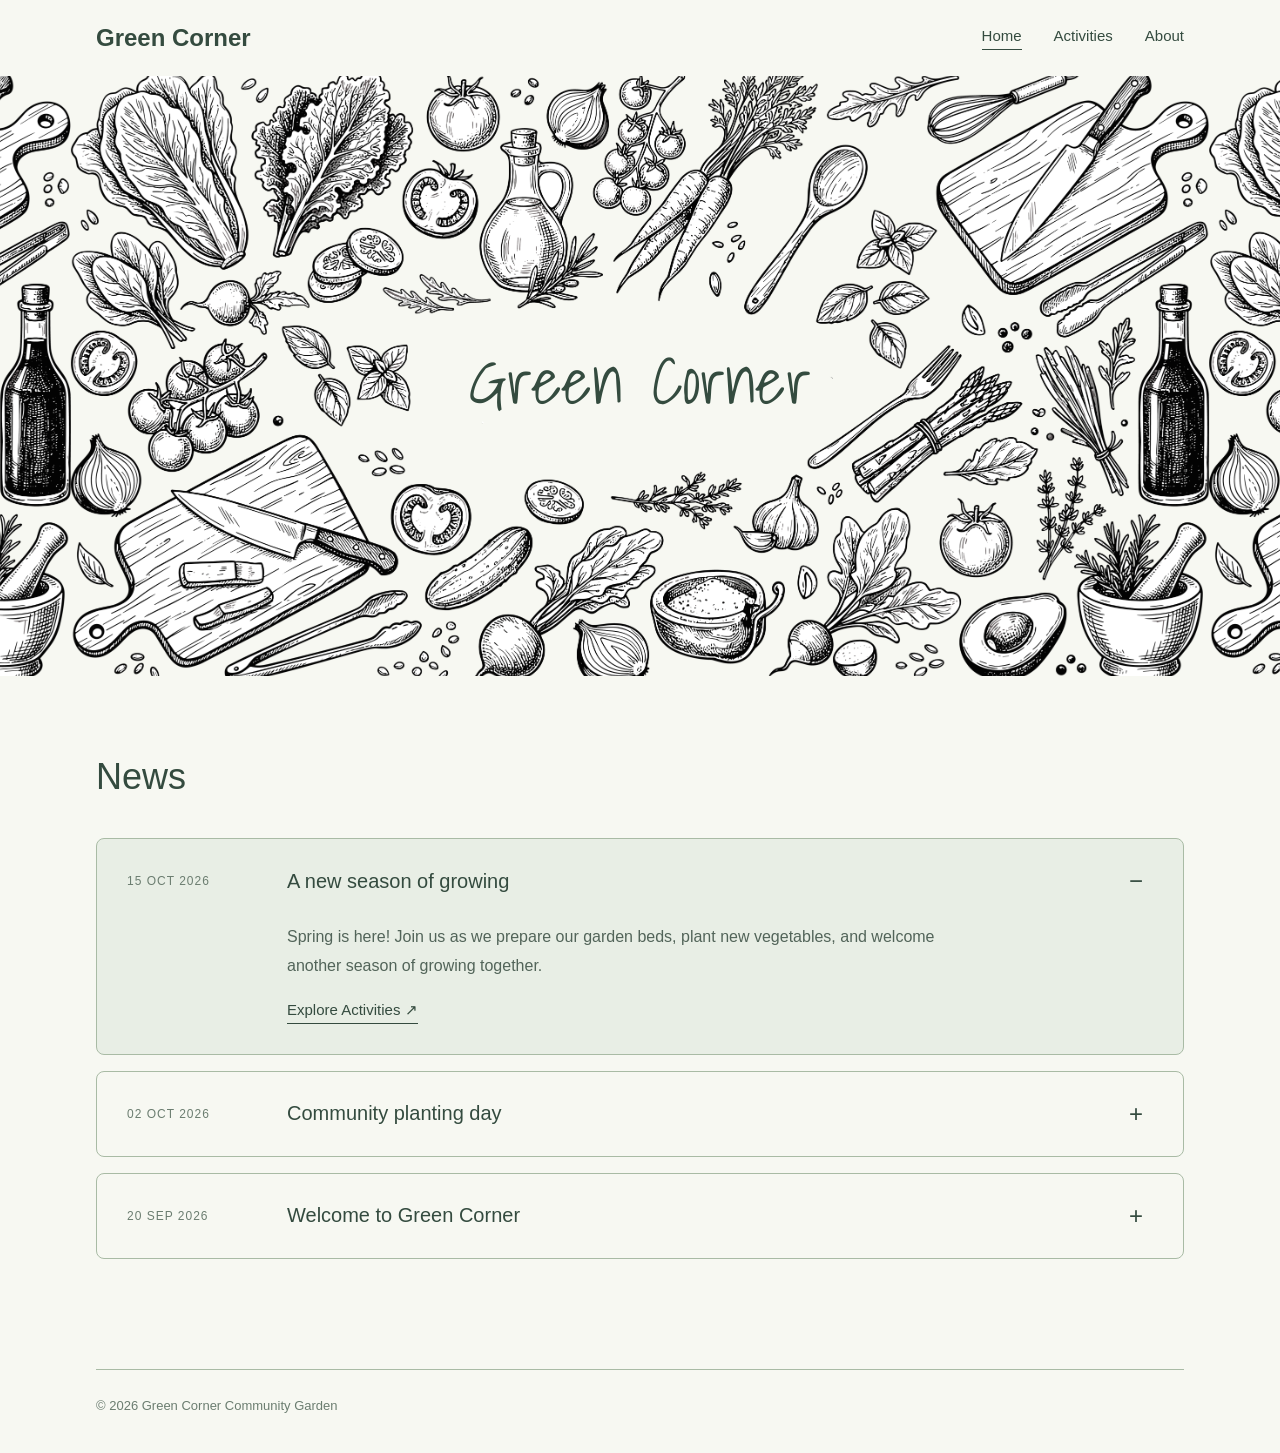
<file: index.html>
<!DOCTYPE html>
<html lang="en">

<head>
  <meta charset="UTF-8">
  <meta name="viewport" content="width=device-width, initial-scale=1.0">
  <title>Green Corner | Community Garden</title>
  
<link rel="preconnect" href="https://fonts.googleapis.com">
<link rel="preconnect" href="https://fonts.gstatic.com" crossorigin>
<link href="https://fonts.googleapis.com/css2?family=Shadows+Into+Light&display=swap" rel="stylesheet">

  <link rel="stylesheet" href="css/style.css">
</head>

<body>

  <header>
    <h1>Green Corner</h1>

    
<nav aria-label="Main navigation">
  <a href="index.html" aria-current="page">Home</a>
  <a href="activities.html">Activities</a>
  <a href="about.html">About</a>
</nav>

  </header>


  <main>


<section class="home-hero">

  <div class="home-hero-illustration" aria-hidden="true"></div>

  <h2 class="home-hero-title">
    <span>Green</span>
    <span>Corner</span>
  </h2>

</section>




<section class="news-section">

  <h2>News</h2>

  <div class="news-list">

    <details class="news-card" open>
      <summary>
        <span class="news-date">15 OCT 2026</span>
        <span class="news-title">A new season of growing</span>
        <span class="news-icon" aria-hidden="true"></span>
      </summary>

      <div class="news-content">
        <p>
          Spring is here! Join us as we prepare our garden
          beds, plant new vegetables, and welcome another
          season of growing together.
        </p>
        <a href="activities.html" class="news-link">
          Explore Activities ↗
        </a>
      </div>
    </details>

    <details class="news-card">
      <summary>
        <span class="news-date">02 OCT 2026</span>
        <span class="news-title">Community planting day</span>
        <span class="news-icon" aria-hidden="true"></span>
      </summary>

      <div class="news-content">
        <p>
          Come along to our community planting day.
          Everyone is welcome, whether you are an
          experienced gardener or just getting started.
        </p>     
        <a href="activities.html" class="news-link">
          Join Our Activities ↗
        </a>
      </div>
    </details>

    <details class="news-card">
      <summary>
        <span class="news-date">20 SEP 2026</span>
        <span class="news-title">Welcome to Green Corner</span>
        <span class="news-icon" aria-hidden="true"></span>
      </summary>

      <div class="news-content">
        <p>
          Green Corner is a place to grow, learn,
          and connect with our local community.
          We look forward to seeing you in the garden.
        </p>
        <a href="about.html" class="news-link">
          Learn About Us ↗
        </a>

      </div>
    </details>

  </div>

</section>
    
  </main>

  <footer>
    <p>&copy; 2026 Green Corner Community Garden</p>
  </footer>

  <script src="js/script.js"></script>

</body>
</html>
</file>
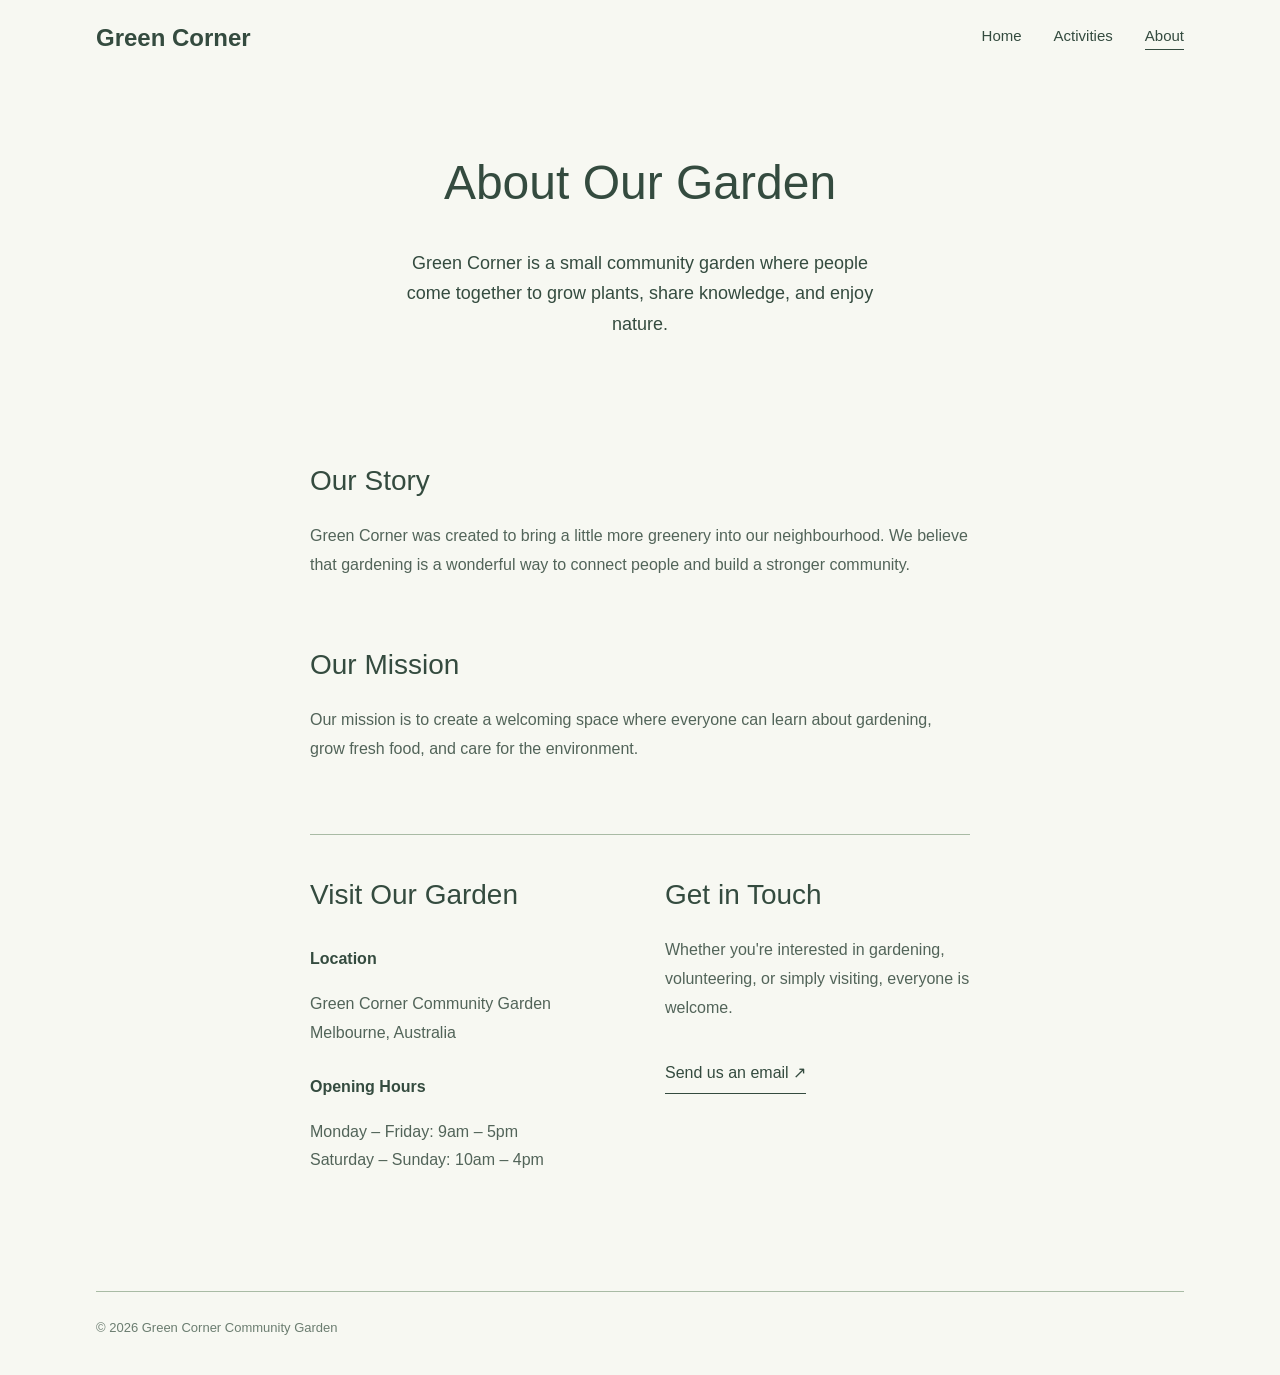
<file: about.html>
<!DOCTYPE html>
<html lang="en">

<head>
  <meta charset="UTF-8">
  <meta name="viewport" content="width=device-width, initial-scale=1.0">
  <title>About | Green Corner</title>
  <link rel="stylesheet" href="css/style.css">
</head>

<body>

  <header>
    <h1>Green Corner</h1>

    
<nav aria-label="Main navigation">
  <a href="index.html">Home</a>
  <a href="activities.html">Activities</a>
  <a href="about.html" aria-current="page">About</a>
</nav>

  </header>

  <main>

    <section class="hero page-hero">
      <h2>About Our Garden</h2>

      <p>
        Green Corner is a small community garden
        where people come together to grow plants,
        share knowledge, and enjoy nature.
      </p>
    </section>

   
<section class="about-content">

  <div class="about-section">
    <h2>Our Story</h2>
    <p>
      Green Corner was created to bring a little
      more greenery into our neighbourhood.
      We believe that gardening is a wonderful
      way to connect people and build a stronger
      community.
    </p>
  </div>

  <div class="about-section">
    <h2>Our Mission</h2>
    <p>
      Our mission is to create a welcoming space
      where everyone can learn about gardening,
      grow fresh food, and care for the environment.
    </p>
  </div>

  <div class="about-info">

    <div class="about-info-item">
      <h2>Visit Our Garden</h2>

      <h3>Location</h3>
      <p>
        Green Corner Community Garden<br>
        Melbourne, Australia
      </p>

      <h3>Opening Hours</h3>
      <p>
        Monday – Friday: 9am – 5pm<br>
        Saturday – Sunday: 10am – 4pm
      </p>
    </div>

    <div class="about-info-item">
      <h2>Get in Touch</h2>

      <p>
        Whether you're interested in gardening,
        volunteering, or simply visiting,
        everyone is welcome.
      </p>

      <a class="contact-link"
         href="mailto:hello@example.com">
        Send us an email ↗
      </a>
    </div>

  </div>

</section>


  </main>

  <footer>
    <p>&copy; 2026 Green Corner Community Garden</p>
  </footer>

  <script src="js/script.js"></script>

</body>
</html>
</file>
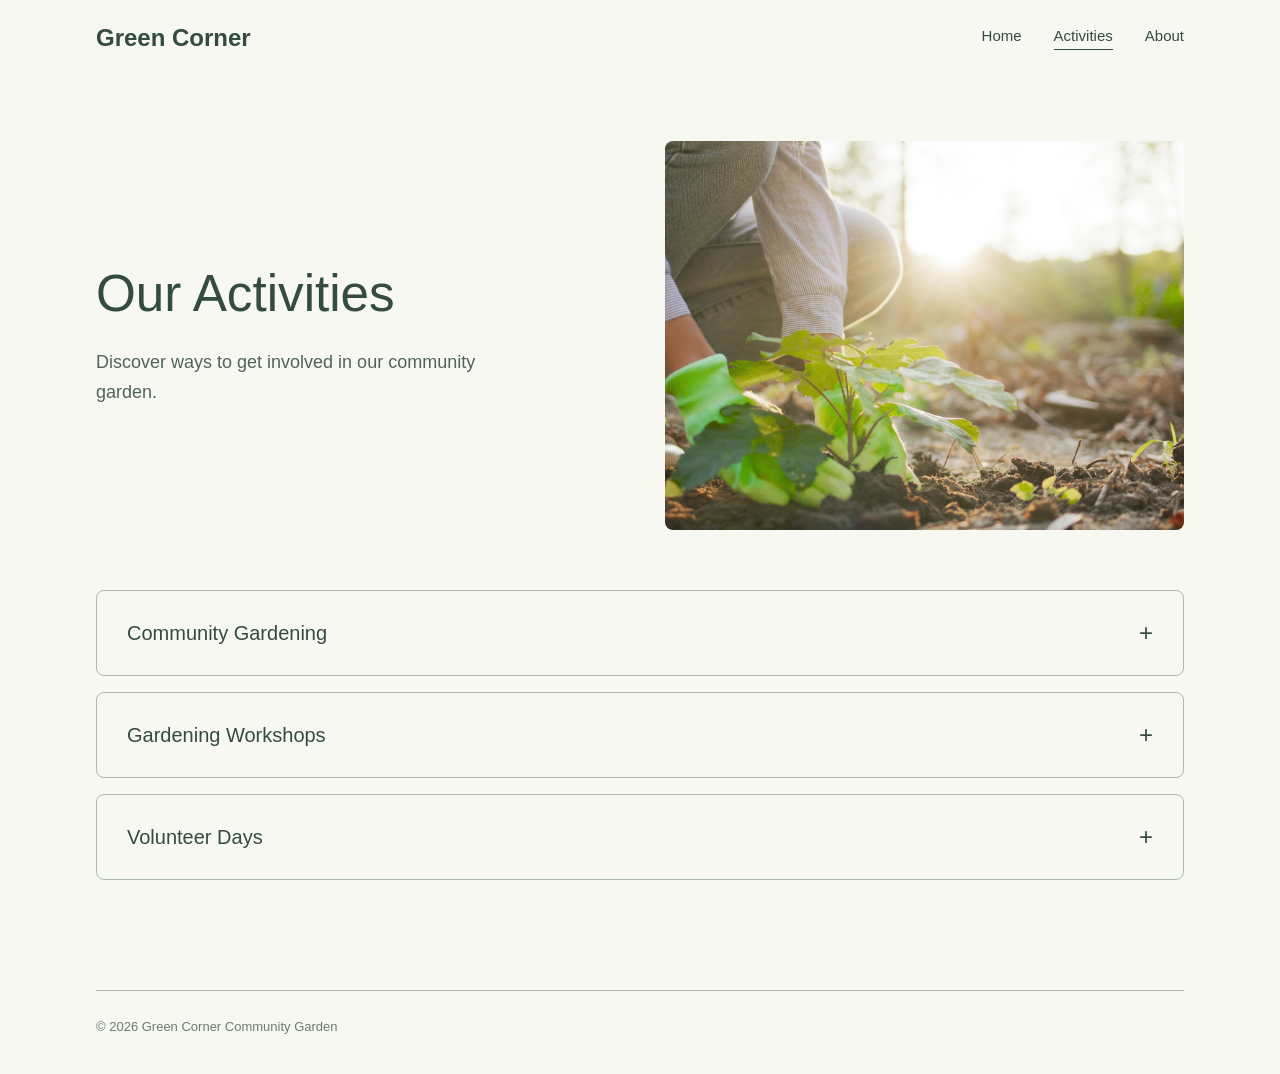
<file: activities.html>
<!DOCTYPE html>
<html lang="en">

<head>
  <meta charset="UTF-8">
  <meta name="viewport" content="width=device-width, initial-scale=1.0">
  <title>Activities | Green Corner</title>
  <link rel="stylesheet" href="css/style.css">
</head>

<body>

  <header>
    <h1>Green Corner</h1>

   
<nav aria-label="Main navigation">
  <a href="index.html">Home</a>
  <a href="activities.html" aria-current="page">Activities</a>
  <a href="about.html">About</a>
</nav>

  </header>

  
<main>

  <!-- Activities Hero -->

  <section class="activities-hero">

    <div class="activities-hero-text">
      <h2>Our Activities</h2>
      <p>
        Discover ways to get involved
        in our community garden.
      </p>
    </div>

    <div class="activities-hero-image">
      <img
        src="photos/activities-hero.jpg"
        alt="Vegetables growing in a community garden"
      >
    </div>

  </section>


  <!-- Activities List -->

  <div class="activities-content">

    <div class="activities-list">

      <details class="activity-item">
        <summary>
          <span class="activity-title">
            Community Gardening
          </span>
          <span class="activity-icon" aria-hidden="true"></span>
        </summary>

        <div class="activity-description">
          <p>
            Join us to grow fresh vegetables, herbs,
            and flowers in our shared garden beds.
            Whether you're a beginner or an
            experienced gardener, there's always
            something new to learn and enjoy.
            Spend time outdoors, share gardening
            tips, and watch our garden grow together.
          </p>
        </div>
      </details>

      <details class="activity-item">
        <summary>
          <span class="activity-title">
            Gardening Workshops
          </span>
          <span class="activity-icon" aria-hidden="true"></span>
        </summary>

        <div class="activity-description">
          <p>
            Discover practical gardening skills
            through friendly, hands-on workshops.
            Learn how to sow seeds, care for
            seedlings, make compost, and grow
            food in small spaces.
            Our workshops are a chance to ask
            questions and share ideas with
            other garden enthusiasts.
          </p>
        </div>
      </details>

      <details class="activity-item">
        <summary>
          <span class="activity-title">
            Volunteer Days
          </span>
          <span class="activity-icon" aria-hidden="true"></span>
        </summary>

        <div class="activity-description">
          <p>
            Help keep Green Corner growing!
            Join our community volunteers to
            water plants, maintain garden beds,
            and prepare for the changing seasons.
            It's a relaxed way to meet neighbours,
            enjoy the outdoors, and make a
            positive difference in our community.
          </p>
        </div>
      </details>

    </div>

  </div>

</main>


  <footer>
    <p>&copy; 2026 Green Corner Community Garden</p>
  </footer>

  <script src="js/script.js"></script>

</body>
</html>
</file>
<file: css/style.css>
/* General styles */

* {
  box-sizing: border-box;
}

body {
  margin: 0;
  font-family: Arial, sans-serif;
  background-color: #F7F8F2;
  color: #344B3F;
}


/* Header */

header {
  display: flex;
  justify-content: space-between;
  align-items: center;

  padding: 24px 7.5%;
}

header h1 {
  margin: 0;
  font-size: 24px;
  font-weight: 600;
}

/* Navigation */

nav {
  display: flex;
  gap: 32px;
}

nav a {
  color: #344B3F;
  font-size: 15px;
  text-decoration: none;
  padding-bottom: 5px;
  border-bottom: 1px solid transparent;
}

nav a:hover {
  color: #7A9B76;
}

nav a[aria-current="page"] {
  border-bottom-color: #344B3F;
}


/* Hero section */

.hero {
  min-height: 65vh;
  display: flex;
  flex-direction: column;
  justify-content: center;
  align-items: center;
  text-align: center;
  padding: 60px 20px;
}

.hero h2 {
  font-size: 48px;
  font-weight: 400;
  max-width: 650px;
  margin-bottom: 20px;
}

.hero p {
  font-size: 18px;
  line-height: 1.7;
  max-width: 500px;
}


/* Footer */

footer {
  width: 85%;
  max-width: 1100px;
  margin: 0 auto;
  padding: 28px 0 40px;

  border-top: 1px solid #A9BBA5;
  color: #6B7D70;
  font-size: 13px;
}

footer p {
  margin: 0;
}


/* Mobile layout */

@media (max-width: 600px) {
  

 
header {
  flex-direction: column;
  gap: 20px;
  padding: 24px 7.5%;
}

nav {
  flex-wrap: wrap;
  justify-content: center;
  gap: 24px;
}


  .hero h2 {
    font-size: 34px;
  }

  .hero p {
    font-size: 16px;
  }

}


/* About page */

.about-content {
  max-width: 700px;
  margin: 0 auto;
  padding: 40px 20px 100px;
  line-height: 1.8;
}

.about-content h2 {
  font-size: 28px;
  font-weight: 500;
  margin-top: 40px;
  margin-bottom: 16px;
}

.about-content p {
  font-size: 16px;
  color: #526459;
}


/* About sections */

.about-section {
  margin-bottom: 60px;
}

.about-info {
  display: grid;
  grid-template-columns: 1fr 1fr;
  gap: 50px;

  margin-top: 70px;
  padding-top: 35px;
  border-top: 1px solid #A9BBA5;
}

.about-info-item h2 {
  margin-top: 0;
}

.about-info-item h3 {
  font-size: 16px;
  font-weight: 600;
  margin-top: 25px;
  margin-bottom: 10px;
}

.contact-link {
  display: inline-block;
  margin-top: 20px;
  padding-bottom: 5px;

  color: #344B3F;
  text-decoration: none;
  border-bottom: 1px solid #344B3F;
}

.contact-link:hover {
  color: #7A9B76;
  border-color: #7A9B76;
}

/* About mobile */

@media (max-width: 600px) {

  .about-info {
    grid-template-columns: 1fr;
    gap: 35px;
    margin-top: 40px;
  }

}


/* Inner page hero */

.hero.page-hero {
  min-height: 0;
  height: 300px;
  padding: 40px 20px 20px;
}


/* Activities Hero */

.activities-hero {
  width: 85%;
  max-width: 1100px;
  margin: 0 auto;
  padding: 65px 0 30px;

  display: grid;
  grid-template-columns: 1fr 1fr;
  align-items: center;
  gap: 50px;
}

.activities-hero-text h2 {
  font-size: clamp(36px, 4vw, 52px);
  font-weight: 400;
  margin: 0 0 24px;
}

.activities-hero-text p {
  font-size: 18px;
  line-height: 1.7;
  max-width: 380px;
  margin: 0;
  color: #526459;
}

.activities-hero-image {
  width: 100%;
  aspect-ratio: 4 / 3;
  overflow: hidden;
  border-radius: 8px;
}

.activities-hero-image img {
  width: 100%;
  height: 100%;
  object-fit: cover;
  display: block;
}

/* Activities Hero Mobile */

@media (max-width: 600px) {

  .activities-hero {
    grid-template-columns: 1fr;
    gap: 30px;
    padding: 40px 0 20px;
  }

  .activities-hero-text h2 {
    font-size: 36px;
    margin-bottom: 16px;
  }

  .activities-hero-text p {
    font-size: 16px;
  }

}


/* Activities page */

.activities-content,
.news-section {
  width: 85%;
  max-width: 1100px;
  margin-left: auto;
  margin-right: auto;
}

.activities-content {
  padding: 30px 0 110px;
}

.activities-content h2 {
  font-size: 36px;
  font-weight: 400;
  margin: 0 0 40px;
}

.activities-list {
  display: flex;
  flex-direction: column;
  gap: 16px;
}

.activity-item {
  border: 1px solid #A9BBA5;
  border-radius: 8px;
  overflow: hidden;
  background-color: transparent;
}

.activity-item[open] {
  background-color: #E8EEE5;
}

.activity-item summary {
  display: flex;
  justify-content: space-between;
  align-items: center;
  gap: 20px;
  padding: 28px 30px;
  cursor: pointer;
  list-style: none;
}

.activity-item summary::-webkit-details-marker {
  display: none;
}

.activity-item:not([open]):hover {
  background-color: #F0F3EB;
}

.activity-title {
  font-size: 20px;
}

.activity-icon::before {
  content: "+";
  font-size: 24px;
  font-weight: 300;
}

.activity-item[open] .activity-icon::before {
  content: "−";
}

.activity-description {
  padding: 0 30px 30px;
}

.activity-description p {
  max-width: 650px;
  margin: 0;
  font-size: 16px;
  line-height: 1.8;
  color: #526459;
}

/* Activities mobile */

@media (max-width: 600px) {
  .activities-content {
    padding: 40px 0 80px;
  }

  .activities-content h2 {
    font-size: 30px;
  }

  .activity-item summary {
    padding: 22px;
  }

  .activity-title {
    font-size: 18px;
  }

  .activity-description {
    padding: 0 22px 24px;
  }
}


/* Contact page */

.contact-content {
  max-width: 900px;
  margin: 0 auto;
  padding: 40px 20px 100px;

  display: grid;
  grid-template-columns: repeat(2, 1fr);
  gap: 30px;
}

.contact-card {
  background-color: #E8EEE5;
  padding: 35px;
  border-radius: 6px;
}

.contact-card h3 {
  font-size: 24px;
  font-weight: 500;
  margin-top: 0;
  margin-bottom: 30px;
}

.contact-card h4 {
  font-size: 16px;
  margin-bottom: 10px;
}

.contact-card p {
  font-size: 16px;
  line-height: 1.7;
  color: #526459;
  margin-top: 0;
  margin-bottom: 25px;
}

.contact-card a {
  color: #527A58;
}

/* Contact mobile layout */

@media (max-width: 600px) {
  .contact-content {
    grid-template-columns: 1fr;
  }
}



/* Homepage Hero */

.home-hero {
  position: relative;
  height: 600px;
  overflow: hidden;

  display: flex;
  justify-content: center;
  align-items: center;
}

/* Repeating vegetable illustration */

.home-hero-illustration {
  position: absolute;
  inset: 0;

  background-image: url("../photos/vegetables.png");
  background-repeat: repeat-x;
  background-size: auto 625px;
  background-position: center center;

  
  pointer-events: none;
}

/* Hero title */

.home-hero-title {
  position: relative;
  z-index: 1;

  margin: 0;
  padding: 0 20px;

  transform: translateY(5px);

  color: #344B3F;
  background-color: transparent;

  font-family: "Shadows Into Light", cursive;
  font-size: clamp(42px, 5vw, 76px);
  font-weight: 400;
  line-height: 1.1;
  text-align: center;
  white-space: nowrap;
}

.home-hero-title span {
  display: inline;
}

/* Mobile */

/* Mobile Hero */

@media (max-width: 600px) {

  .home-hero {
    height: 420px;
  }

  .home-hero-illustration {
    background-size: auto 420px;
    background-position: center center;
  }

  .home-hero-title {
    font-size: clamp(36px, 10vw, 44px);
    line-height: 1.05;
    transform: none;
    white-space: nowrap;
  }

  .home-hero-title span {
    display: inline;
  }

}


/* News section */


.news-section {
  width: 85%;
  max-width: 1100px;
  margin: 0 auto;
  padding: 80px 0 110px;
}

.news-section h2 {
  font-size: 36px;
  font-weight: 400;
  margin: 0 0 40px;
}

.news-list {
  display: flex;
  flex-direction: column;
  gap: 16px;
}


/* News links */

.news-link {
  display: inline-block;
  margin-top: 20px;
  padding-bottom: 4px;

  font-size: 15px;
  color: #344B3F;
  text-decoration: none;
  border-bottom: 1px solid #344B3F;

  transition: color 0.2s, border-color 0.2s;
}

.news-link:hover {
  color: #7A9B76;
  border-color: #7A9B76;
}


/* News cards */

.news-card {
  border: 1px solid #A9BBA5;
  border-radius: 8px;
  background-color: transparent;
  overflow: hidden;
  transition: background-color 0.3s ease;
}

.news-card[open] {
  background-color: #E8EEE5;
}

.news-card summary {
  display: grid;
  grid-template-columns: 140px 1fr 24px;
  align-items: center;
  gap: 20px;

  padding: 28px 30px;
  cursor: pointer;
  list-style: none;
}

.news-card summary::-webkit-details-marker {
  display: none;
}

.news-card:not([open]):hover {
  background-color: #F0F3EB;
}

/* Date and title */

.news-date {
  font-size: 12px;
  letter-spacing: 1px;
  color: #6B7D70;
}

.news-title {
  font-size: 20px;
  color: #344B3F;
}

/* Plus / minus icon */

.news-icon::before {
  content: "+";
  font-size: 24px;
  font-weight: 300;
}

.news-card[open] .news-icon::before {
  content: "−";
}

/* Expanded content */

.news-content {
  padding: 0 30px 30px 190px;
  overflow: hidden;
}

.news-content p {
  max-width: 650px;
  margin: 0;
  font-size: 16px;
  line-height: 1.8;
  color: #526459;
}

/* Mobile */

@media (max-width: 600px) {

  .news-section {
    padding: 60px 20px 80px;
  }

  .news-section h2 {
    font-size: 30px;
  }

  .news-card summary {
    grid-template-columns: 1fr 24px;
    gap: 10px;
    padding: 22px;
  }

  .news-date {
    grid-column: 1;
  }

  .news-title {
    grid-column: 1;
    font-size: 18px;
  }

  .news-icon {
    grid-column: 2;
    grid-row: 1 / 3;
  }

  .news-content {
    padding: 0 22px 24px;
  }
}
</file>
